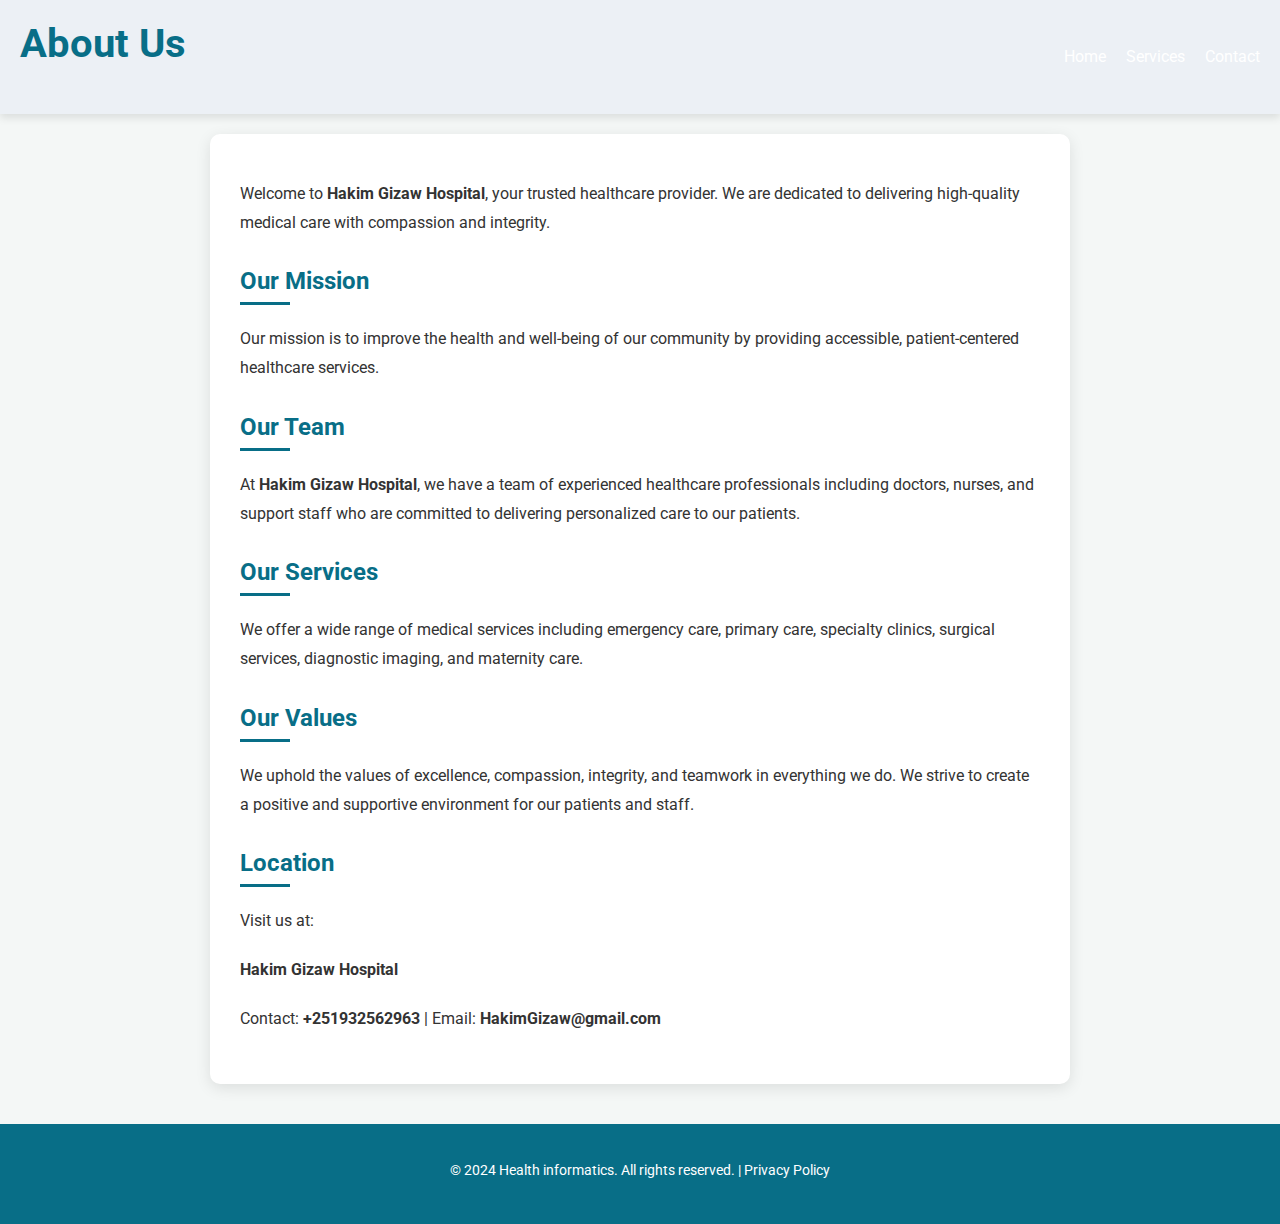
<file: aboutUs.html>
<!DOCTYPE html>
<html lang="en">
<head>
  <meta charset="UTF-8">
  <meta name="viewport" content="width=device-width, initial-scale=1.0">
  <title>About Us</title>
  <link href="https://fonts.googleapis.com/css2?family=Roboto:wght@400;700&display=swap" rel="stylesheet">
  <style>
    body {
      font-family: 'Roboto', sans-serif;
      margin: 0;
      padding: 0;
      background-color: #f4f7f6;
      color: #333;
    }

    .header {
      background-color:  hsl(192, 89%, 28%);
      padding: 20px;
      display: flex;
      justify-content: space-between;
      align-items: center;
      color: #fff;
      position: relative;
      box-shadow: 0 4px 8px rgba(0, 0, 0, 0.1);
      transition: background-color 0.3s;
    }

    .header:hover {
      background-color: #ecf0f5;
    }

    .container {
      max-width: 800px;
      margin: 20px auto;
      padding: 30px;
      background-color: #fff;
      border-radius: 10px;
      box-shadow: 0 4px 15px rgba(0, 0, 0, 0.1);
      transform: scale(1);
      transition: transform 0.3s ease-in-out;
    }

    .container:hover {
      transform: scale(1.02);
    }

    h1 {
      text-align: center;
      color:  hsl(192, 89%, 28%);
      margin-top: 0;
      font-size: 2.5em;
      transition: color 0.3s;
    }

    h1:hover {
      color:  hsl(192, 89%, 28%);
    }

    h2 {
      color:  hsl(192, 89%, 28%);
      margin-top: 30px;
      position: relative;
      padding-bottom: 10px;
    }

    h2:after {
      content: '';
      position: absolute;
      width: 50px;
      height: 3px;
      background-color:  hsl(192, 89%, 28%);
      bottom: 0;
      left: 0;
      transition: width 0.3s;
    }

    h2:hover:after {
      width: 100%;
    }

    p {
      line-height: 1.8;
      margin-bottom: 20px;
    }

    .footer {
      text-align: center;
      margin-top: 40px;
      color: #666;
      font-size: 0.9em;
      padding: 20px 0;
      background-color:  hsl(192, 89%, 28%);
      color: #fff;
    }

    .footer a {
      color: #fff;
      text-decoration: none;
      transition: color 0.3s;
    }

    .footer a:hover {
      color: #ddd;
    }

    .navigation {
      display: flex;
      gap: 20px;
    }

    .navigation a {
      font-size: 16px;
      color: #fff;
      text-decoration: none;
      transition: color 0.3s, transform 0.3s;
    }

    .navigation a:hover {
      color: #ddd;
      transform: translateY(-2px);
    }

    .menu-icon {
      display: none;
      font-size: 24px;
      cursor: pointer;
      position: absolute;
      top: 20px;
      right: 20px;
      z-index: 1000;
    }

    @media (max-width: 600px) {
      .container {
        margin: 10px;
        padding: 20px;
      }

      h1 {
        font-size: 2em;
      }

      .navigation {
        display: none;
        flex-direction: column;
        background-color: #0a74da;
        position: absolute;
        top: 60px;
        right: 20px;
        width: 100%;
        box-shadow: 0 4px 8px rgba(0, 0, 0, 0.1);
        padding: 10px 0;
        border-radius: 0;
      }

      .navigation a {
        margin: 10px 0;
        padding: 10px;
        text-align: center;
      }

      .menu-icon {
        display: block;
      }

      .menu-icon.active + .navigation {
        display: flex;
      }
    }
  </style>
</head>
<body>
  <div class="header">
    <h1>About Us</h1>
    <div class="menu-icon" onclick="toggleMenu()">☰</div>
    <div class="navigation">
      <a href="index.html">Home</a>
      <a href="ourServices.html">Services</a>
      <a href="contactUs.html">Contact</a>
    </div>
  </div>
  <div class="container">
    <p>Welcome to <strong>Hakim Gizaw Hospital</strong>, your trusted healthcare provider. We are dedicated to delivering high-quality medical care with compassion and integrity.</p>
    <h2>Our Mission</h2>
    <p>Our mission is to improve the health and well-being of our community by providing accessible, patient-centered healthcare services.</p>
    <h2>Our Team</h2>
    <p>At <strong>Hakim Gizaw Hospital</strong>, we have a team of experienced healthcare professionals including doctors, nurses, and support staff who are committed to delivering personalized care to our patients.</p>
    <h2>Our Services</h2>
    <p>We offer a wide range of medical services including emergency care, primary care, specialty clinics, surgical services, diagnostic imaging, and maternity care.</p>
    <h2>Our Values</h2>
    <p>We uphold the values of excellence, compassion, integrity, and teamwork in everything we do. We strive to create a positive and supportive environment for our patients and staff.</p>
    <h2>Location</h2>
    <p>Visit us at:</p>
    <p><strong>Hakim Gizaw Hospital</strong></p>
    <p>Contact: <strong>+251932562963</strong> | Email: <strong>HakimGizaw@gmail.com</strong></p>
  </div>
  <div class="footer">
    <p>&copy; 2024 Health informatics. All rights reserved. | <a href="privacyPolicy.html">Privacy Policy</a></p>
  </div>
  <script>
    function toggleMenu() {
      const menuIcon = document.querySelector('.menu-icon');
      const nav = document.querySelector('.navigation');
      menuIcon.classList.toggle('active');
      nav.classList.toggle('active');
    }
  </script>
</body>
</html>
</file>
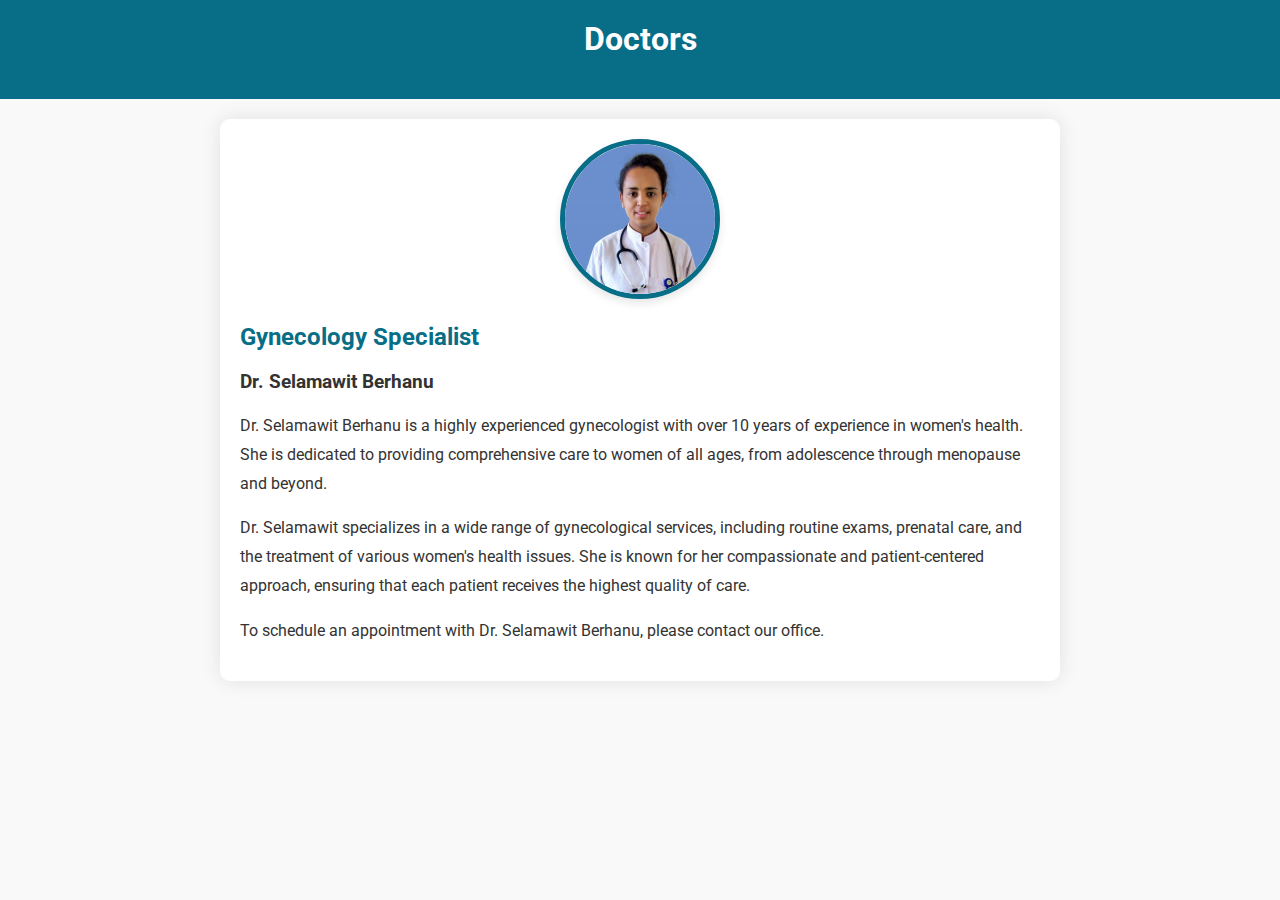
<file: gynecology.html>
<!DOCTYPE html>
<html lang="en">

<head>
  <meta charset="UTF-8">
  <meta name="viewport" content="width=device-width, initial-scale=1.0">
  <title>Gynecology Doctor</title>
  <link href="https://fonts.googleapis.com/css2?family=Roboto:wght@400;700&display=swap" rel="stylesheet">
  <style>
    body {
      font-family: 'Roboto', sans-serif;
      margin: 0;
      padding: 0;
      background-color: #f9f9f9;
      color: #333;
    }

    .header {
      background-color: hsl(192, 89%, 28%);
      padding: 20px;
      text-align: center;
      color: #fff;
    }

    h1 {
      color: #fff;
      margin-top: 0;
    }

    .container {
      max-width: 800px;
      margin: 20px auto;
      padding: 20px;
      background-color: #fff;
      border-radius: 10px;
      box-shadow: 0 0 20px rgba(0, 0, 0, 0.1);
    }

    h2 {
      color:hsl(192, 89%, 28%);
      margin-top: 15px;
    }

    h3 {
      color: #333;
      margin-top: 10px;
    }

    p {
      line-height: 1.8;
      margin-bottom: 15px;
    }

    .doctor-photo {
      text-align: center;
      margin-bottom: 20px;
    }

    .doctor-photo img {
      border-radius: 50%;
      width: 150px;
      height: 150px;
      object-fit: cover;
      border: 5px solid hsl(192, 89%, 28%);
      background-color: #fff;
      box-shadow: 0 4px 8px rgba(0, 0, 0, 0.1);
    }

    .footer {
      text-align: center;
      margin-top: 40px;
      color: #666;
      font-size: 0.8em;
    }
  </style>
</head>

<body>
  <div class="header">
    <h1>Doctors</h1>
  </div>

  <div class="container">
    <div class="doctor-photo">
      <img src="assets/images/Serkalem Kassa.jpg" alt="Gynecology Doctor Photo">
    </div>
    <h2>Gynecology Specialist</h2>
    <h3>Dr. Selamawit Berhanu</h3>
    <p>Dr. Selamawit Berhanu is a highly experienced gynecologist with over 10 years of experience in women's health. She is dedicated to providing comprehensive care to women of all ages, from adolescence through menopause and beyond.</p>
    <p>Dr. Selamawit specializes in a wide range of gynecological services, including routine exams, prenatal care, and the treatment of various women's health issues. She is known for her compassionate and patient-centered approach, ensuring that each patient receives the highest quality of care.</p>
    <p>To schedule an appointment with Dr. Selamawit Berhanu, please contact our office.</p>
  </div>

  <div class="footer">
   
  </div>
</body>

</html>
</file>
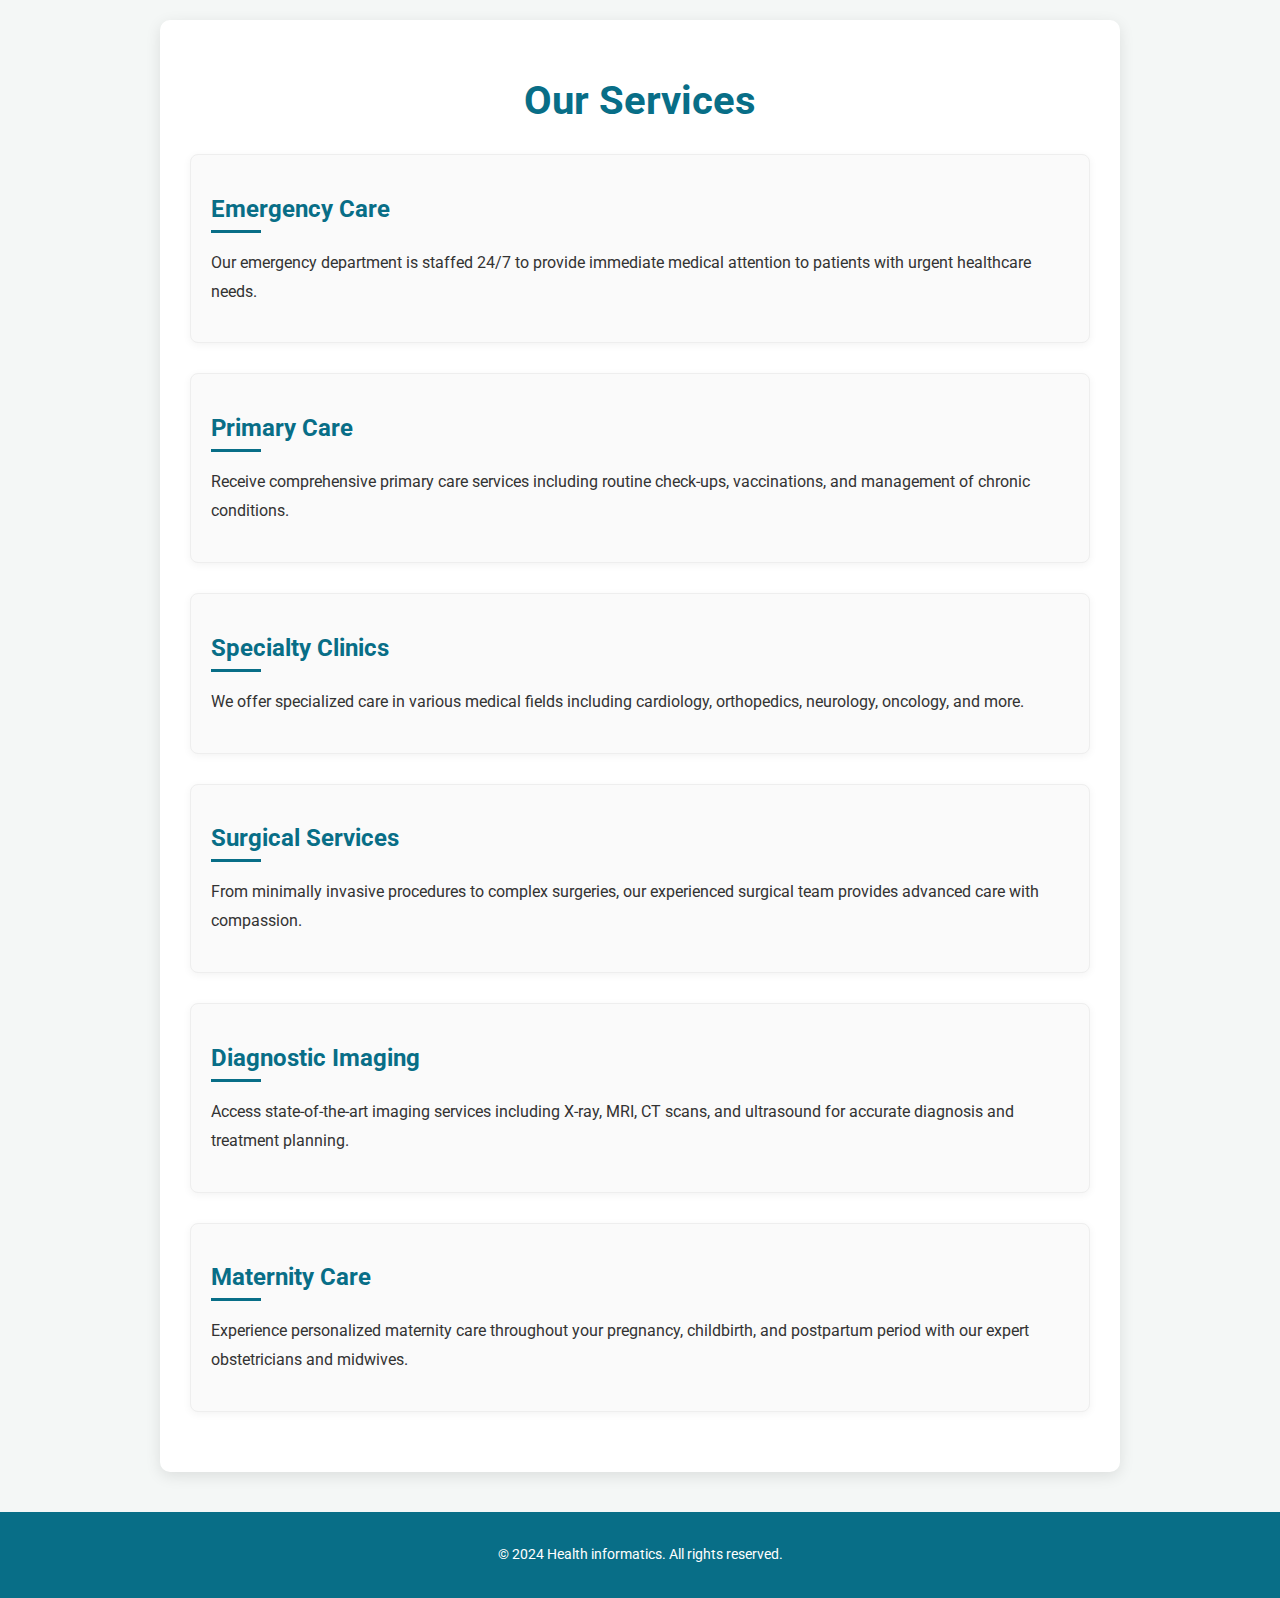
<file: ourServices.html>
<!DOCTYPE html>
<html lang="en">
<head>
  <meta charset="UTF-8">
  <meta name="viewport" content="width=device-width, initial-scale=1.0">
  <title>Our Services - Hospital</title>
  <link href="https://fonts.googleapis.com/css2?family=Roboto:wght@400;700&display=swap" rel="stylesheet">
  <style>
    body {
      font-family: 'Roboto', sans-serif;
      margin: 0;
      padding: 0;
      background-color: #f4f7f6;
      color: #333;
    }

    .container {
      max-width: 900px;
      margin: 20px auto;
      padding: 30px;
      background-color: #fff;
      border-radius: 10px;
      box-shadow: 0 4px 15px rgba(0, 0, 0, 0.1);
      transform: scale(1);
      transition: transform 0.3s ease-in-out;
    }

    .container:hover {
      transform: scale(1.02);
    }

    h1 {
      text-align: center;
      color: hsl(192, 89%, 28%);
      margin-bottom: 30px;
      font-size: 2.5em;
      transition: color 0.3s;
    }

    h1:hover {
      color: #08509b;
    }

    .service {
      margin-bottom: 30px;
      padding: 20px;
      border: 1px solid #eee;
      border-radius: 8px;
      box-shadow: 0 2px 8px rgba(0, 0, 0, 0.05);
      background-color: #fafafa;
      transition: transform 0.3s ease, background-color 0.3s ease;
    }

    .service:hover {
      transform: translateY(-10px);
      background-color: #f0f8ff;
    }

    .service h2 {
      color: hsl(192, 89%, 28%);
      margin-bottom: 10px;
      position: relative;
      padding-bottom: 10px;
    }

    .service h2:after {
      content: '';
      position: absolute;
      width: 50px;
      height: 3px;
      background-color: hsl(192, 89%, 28%);
      bottom: 0;
      left: 0;
      transition: width 0.3s;
    }

    .service h2:hover:after {
      width: 100%;
    }

    .service p {
      line-height: 1.8;
    }

    .footer {
      text-align: center;
      margin-top: 40px;
      color: #666;
      font-size: 0.9em;
      padding: 20px 0;
      background-color: hsl(192, 89%, 28%);
      color: #fff;
    }

    .footer a {
      color: #fff;
      text-decoration: none;
      transition: color 0.3s;
    }

    .footer a:hover {
      color: #ddd;
    }
  </style>
</head>
<body>
  <div class="container">
    <h1>Our Services</h1>
    <div class="service">
      <h2>Emergency Care</h2>
      <p>Our emergency department is staffed 24/7 to provide immediate medical attention to patients with urgent healthcare needs.</p>
    </div>
    <div class="service">
      <h2>Primary Care</h2>
      <p>Receive comprehensive primary care services including routine check-ups, vaccinations, and management of chronic conditions.</p>
    </div>
    <div class="service">
      <h2>Specialty Clinics</h2>
      <p>We offer specialized care in various medical fields including cardiology, orthopedics, neurology, oncology, and more.</p>
    </div>
    <div class="service">
      <h2>Surgical Services</h2>
      <p>From minimally invasive procedures to complex surgeries, our experienced surgical team provides advanced care with compassion.</p>
    </div>
    <div class="service">
      <h2>Diagnostic Imaging</h2>
      <p>Access state-of-the-art imaging services including X-ray, MRI, CT scans, and ultrasound for accurate diagnosis and treatment planning.</p>
    </div>
    <div class="service">
      <h2>Maternity Care</h2>
      <p>Experience personalized maternity care throughout your pregnancy, childbirth, and postpartum period with our expert obstetricians and midwives.</p>
    </div>
  </div>
  <div class="footer">
    <p>&copy; 2024 Health informatics. All rights reserved.</p>
  </div>
</body>
</html>
</file>
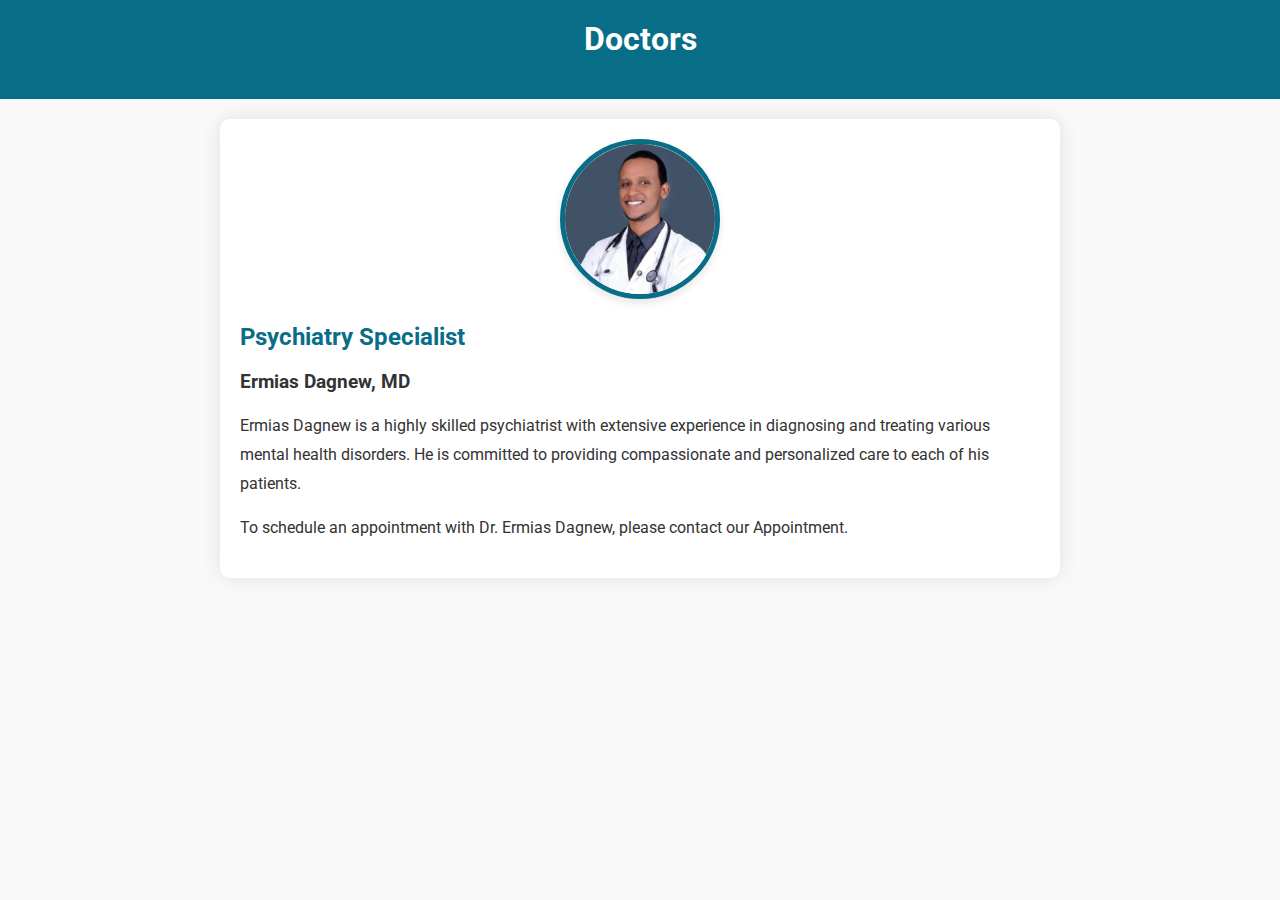
<file: psychD.html>
<!DOCTYPE html>
<html lang="en">
<head>
  <meta charset="UTF-8">
  <meta name="viewport" content="width=device-width, initial-scale=1.0">
  <title>Doctors</title>
  <link href="https://fonts.googleapis.com/css2?family=Roboto:wght@400;700&display=swap" rel="stylesheet">
  <style>
    body {
      font-family: 'Roboto', sans-serif;
      margin: 0;
      padding: 0;
      background-color: #f9f9f9;
      color: #333;
    }

    .header {
      background-color:hsl(192, 89%, 28%);
      padding: 20px;
      text-align: center;
      color: #fff;
    }

    h1 {
      color: #fff;
      margin-top: 0;
    }

    .container {
      max-width: 800px;
      margin: 20px auto;
      padding: 20px;
      background-color: #fff;
      border-radius: 10px;
      box-shadow: 0 0 20px rgba(0, 0, 0, 0.1);
    }

    h2 {
      color:hsl(192, 89%, 28%);
      margin-top: 15px;
    }

    h3 {
      color: #333;
      margin-top: 10px;
    }

    p {
      line-height: 1.8;
      margin-bottom: 15px;
    }

    .doctor-photo {
      text-align: center;
      margin-bottom: 20px;
    }

    .doctor-photo img {
      border-radius: 50%;
      width: 150px;
      height: 150px;
      object-fit: cover;
      border: 5px solid hsl(192, 89%, 28%);
      background-color: #fff;
      box-shadow: 0 4px 8px rgba(0, 0, 0, 0.1);
    }

    .footer {
      text-align: center;
      margin-top: 40px;
      color: #666;
      font-size: 0.8em;
    }
  </style>
</head>
<body>
  <div class="header">
    <h1>Doctors</h1>
  </div>
  
  <div class="container">
    <div class="doctor-photo">
      <img src="assets/images/Dr-Israel-Tilahun.webp" alt="Doctor Photo">
    </div>
    <h2>Psychiatry Specialist</h2>
    <h3>Ermias Dagnew, MD</h3>
    <p>Ermias Dagnew is a highly skilled psychiatrist with extensive experience in diagnosing and treating various mental health disorders. He is committed to providing compassionate and personalized care to each of his patients.</p>
    <p>To schedule an appointment with Dr. Ermias Dagnew, please contact our Appointment.</p>
  </div>
  
  <div class="footer">
    
  </div>
</body>
</html>
</file>
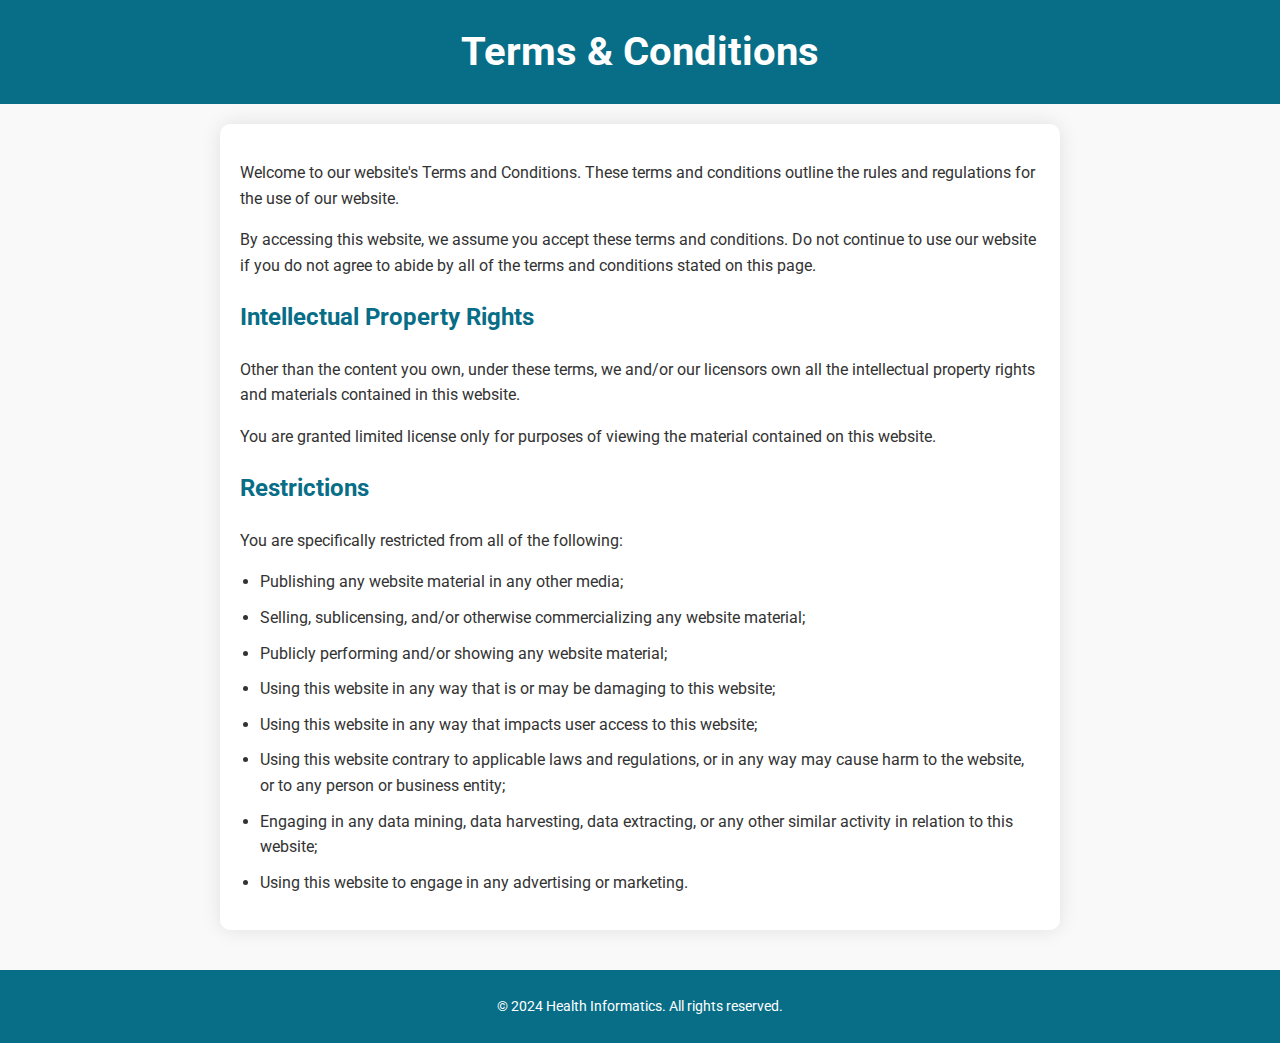
<file: terms.html>
<!DOCTYPE html>
<html lang="en">

<head>
  <meta charset="UTF-8">
  <meta name="viewport" content="width=device-width, initial-scale=1.0">
  <title>Terms & Conditions</title>
  <link href="https://fonts.googleapis.com/css2?family=Roboto:wght@400;700&display=swap" rel="stylesheet">
  <style>
    body {
      font-family: 'Roboto', sans-serif;
      margin: 0;
      padding: 0;
      background-color: #f9f9f9;
      color: #333;
      line-height: 1.6;
    }

    .header {
      background-color: hsl(192, 89%, 28%);
      padding: 20px;
      text-align: center;
      color: #fff;
    }

    .header h1 {
      margin: 0;
      font-size: 2.5em;
    }

    .container {
      max-width: 800px;
      margin: 20px auto;
      padding: 20px;
      background-color: #fff;
      border-radius: 10px;
      box-shadow: 0 0 20px rgba(0, 0, 0, 0.1);
    }

    h2 {
      color:hsl(192, 89%, 28%);
      margin-top: 20px;
    }

    p, ul {
      margin-bottom: 15px;
    }

    ul {
      padding-left: 20px;
    }

    ul li {
      margin-bottom: 10px;
    }

    .footer {
      text-align: center;
      margin-top: 40px;
      padding: 10px;
      background-color: hsl(192, 89%, 28%);
      color: #fff;
      font-size: 0.9em;
    }
  </style>
</head>

<body>
  <div class="header">
    <h1>Terms & Conditions</h1>
  </div>

  <div class="container">
    <p>Welcome to our website's Terms and Conditions. These terms and conditions outline the rules and regulations for the use of our website.</p>
    <p>By accessing this website, we assume you accept these terms and conditions. Do not continue to use our website if you do not agree to abide by all of the terms and conditions stated on this page.</p>
    <h2>Intellectual Property Rights</h2>
    <p>Other than the content you own, under these terms, we and/or our licensors own all the intellectual property rights and materials contained in this website.</p>
    <p>You are granted limited license only for purposes of viewing the material contained on this website.</p>
    <h2>Restrictions</h2>
    <p>You are specifically restricted from all of the following:</p>
    <ul>
      <li>Publishing any website material in any other media;</li>
      <li>Selling, sublicensing, and/or otherwise commercializing any website material;</li>
      <li>Publicly performing and/or showing any website material;</li>
      <li>Using this website in any way that is or may be damaging to this website;</li>
      <li>Using this website in any way that impacts user access to this website;</li>
      <li>Using this website contrary to applicable laws and regulations, or in any way may cause harm to the website, or to any person or business entity;</li>
      <li>Engaging in any data mining, data harvesting, data extracting, or any other similar activity in relation to this website;</li>
      <li>Using this website to engage in any advertising or marketing.</li>
    </ul>
  </div>

  <div class="footer">
    <p>&copy; 2024 Health Informatics. All rights reserved.</p>
  </div>
</body>

</html>
</file>
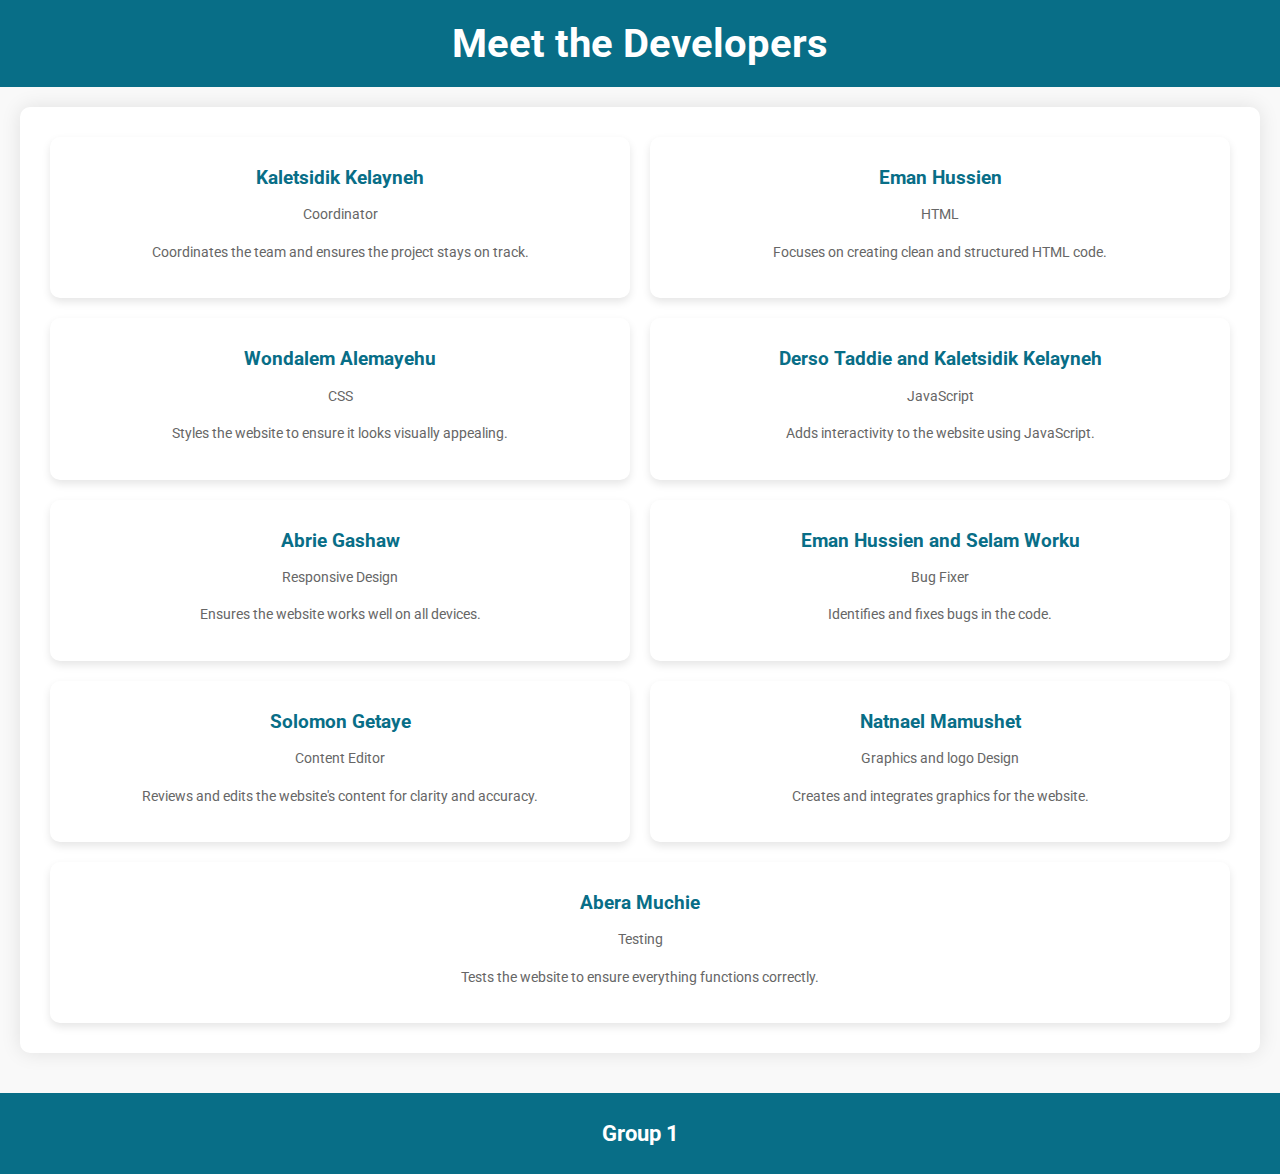
<file: TheTeam.html>
<!DOCTYPE html>
<html lang="en">

<head>
  <meta charset="UTF-8">
  <meta name="viewport" content="width=device-width, initial-scale=1.0">
  <title>Meet the Developers</title>
  <link href="https://fonts.googleapis.com/css2?family=Roboto:wght@400;700&display=swap" rel="stylesheet">
  <style>
    body {
      font-family: 'Roboto', sans-serif;
      margin: 0;
      padding: 0;
      background-color: #f9f9f9;
      color: #333;
    }

    .header {
      background-color:hsl(192, 89%, 28%);
      padding: 20px;
      text-align: center;
      color: #fff;
    }

    .header h1 {
      margin: 0;
      font-size: 2.5em;
    }

    .container {
      max-width: 1200px;
      margin: 20px auto;
      padding: 20px;
      background-color: #fff;
      border-radius: 10px;
      box-shadow: 0 0 20px rgba(0, 0, 0, 0.1);
    }

    .team {
      display: flex;
      flex-wrap: wrap;
      justify-content: space-between;
    }

    .team-member {
      flex: 1 1 calc(33.333% - 20px);
      background-color: #fff;
      border-radius: 10px;
      box-shadow: 0 4px 8px rgba(0, 0, 0, 0.1);
      margin: 10px;
      text-align: center;
      padding: 20px;
      transition: transform 0.3s;
    }

    .team-member:hover {
      transform: translateY(-10px);
    }

    .team-member img {
      border-radius: 50%;
      width: 150px;
      height: 150px;
      object-fit: cover;
      margin-bottom: 15px;
    }

    .team-member h3 {
      color: hsl(192, 89%, 28%);
      margin: 10px 0 5px;
    }

    .team-member p {
      color: #666;
      font-size: 0.9em;
      line-height: 1.6;
    }

    .footer {
      text-align: center;
      margin-top: 40px;
      padding: 10px;
      background-color: hsl(192, 89%, 28%);
      color: #fff;
      font-size: 0.9em;
    }

    @media (max-width: 768px) {
      .team-member {
        flex: 1 1 calc(50% - 20px);
      }
    }

    @media (max-width: 480px) {
      .team-member {
        flex: 1 1 100%;
      }
    }
  </style>
</head>

<body>
  <div class="header">
    <h1>Meet the Developers</h1>
  </div>

  <div class="container">
    <div class="team">
      <div class="team-member">

        <h3>Kaletsidik Kelayneh</h3>
        <p>Coordinator</p>
        <p>Coordinates the team and ensures the project stays on track.</p>
      </div>
      <div class="team-member">

        <h3>Eman Hussien</h3>
        <p>HTML<p>
        <p>Focuses on creating clean and structured HTML code.</p>
      </div>
      <div class="team-member">

        <h3>Wondalem Alemayehu</h3>
        <p>CSS</p>
        <p>Styles the website to ensure it looks visually appealing.</p>
      </div>
      <div class="team-member">

        <h3>Derso Taddie and Kaletsidik Kelayneh</h3>
        <p>JavaScript</p>
        <p>Adds interactivity to the website using JavaScript.</p>
      </div>
      <div class="team-member">

        <h3>Abrie Gashaw</h3>
        <p>Responsive Design </p>
        <p>Ensures the website works well on all devices.</p>
      </div>
      <div class="team-member">
      
        <h3>Eman Hussien and Selam Worku</h3>
        <p>Bug Fixer</p>
        <p>Identifies and fixes bugs in the code.</p>
      </div>
      <div class="team-member">
       
        <h3>Solomon Getaye</h3>
        <p>Content Editor</p>
        <p>Reviews and edits the website's content for clarity and accuracy.</p>
      </div>
      <div class="team-member">
        
        <h3>Natnael Mamushet</h3>
        <p>Graphics and logo Design</p>
        <p>Creates and integrates graphics for the website.</p>
      </div>
      <div class="team-member">
        <h3>Abera Muchie</h3>
        <p>Testing</p>
        <p>Tests the website to ensure everything functions correctly.</p>
      </div>
    </div>
  </div>

  <div class="footer">
    <h2>Group 1</h2>
  </div>
</body>

</html>
</file>
